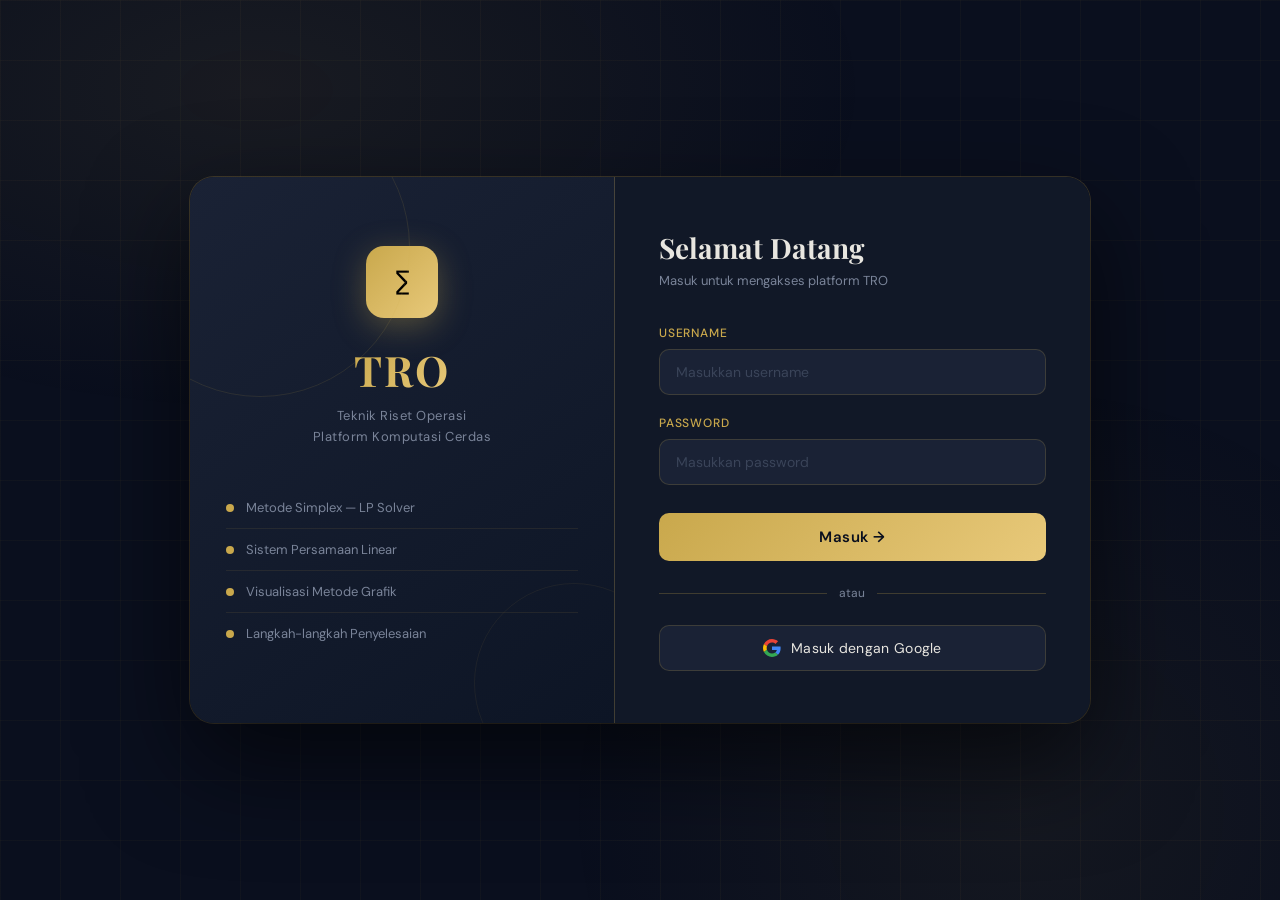
<file: index.html>
<!DOCTYPE html>
<html lang="id">
<head>
  <meta charset="UTF-8" />
  <meta name="viewport" content="width=device-width, initial-scale=1.0" />
  <title>TRO — Login</title>
  <link rel="preconnect" href="https://fonts.googleapis.com" />
  <link href="https://fonts.googleapis.com/css2?family=Playfair+Display:wght@600;700&family=DM+Sans:wght@300;400;500&display=swap" rel="stylesheet" />
  <script src="https://accounts.google.com/gsi/client" async defer></script>
  <style>
    *, *::before, *::after { box-sizing: border-box; margin: 0; padding: 0; }

    :root {
      --gold: #c9a84c;
      --gold-light: #e8c97a;
      --deep: #0a0f1e;
      --panel: #111827;
      --panel2: #1a2235;
      --text: #e8e6e0;
      --muted: #7a8499;
      --border: rgba(201,168,76,0.25);
    }

    body {
      min-height: 100vh;
      display: flex;
      align-items: center;
      justify-content: center;
      background: var(--deep);
      font-family: 'DM Sans', sans-serif;
      overflow: hidden;
    }

    /* Animated background */
    body::before {
      content: '';
      position: fixed;
      inset: 0;
      background:
        radial-gradient(ellipse 80% 60% at 20% 10%, rgba(201,168,76,0.08) 0%, transparent 60%),
        radial-gradient(ellipse 60% 80% at 80% 90%, rgba(201,168,76,0.06) 0%, transparent 60%);
      pointer-events: none;
    }

    /* Grid lines decoration */
    body::after {
      content: '';
      position: fixed;
      inset: 0;
      background-image:
        linear-gradient(rgba(201,168,76,0.04) 1px, transparent 1px),
        linear-gradient(90deg, rgba(201,168,76,0.04) 1px, transparent 1px);
      background-size: 60px 60px;
      pointer-events: none;
    }

    .login-wrap {
      position: relative;
      z-index: 10;
      display: flex;
      width: 900px;
      max-width: 96vw;
      min-height: 540px;
      border-radius: 24px;
      overflow: hidden;
      box-shadow: 0 40px 100px rgba(0,0,0,0.6), 0 0 0 1px var(--border);
      animation: fadeUp 0.7s cubic-bezier(.16,1,.3,1) both;
    }

    @keyframes fadeUp {
      from { opacity: 0; transform: translateY(32px); }
      to   { opacity: 1; transform: translateY(0); }
    }

    /* Left decorative panel */
    .login-side {
      flex: 1;
      background: linear-gradient(145deg, var(--panel2) 0%, #0d1525 100%);
      display: flex;
      flex-direction: column;
      align-items: center;
      justify-content: center;
      padding: 48px 36px;
      border-right: 1px solid var(--border);
      position: relative;
      overflow: hidden;
    }

    .login-side::before {
      content: '';
      position: absolute;
      width: 300px; height: 300px;
      border: 1px solid rgba(201,168,76,0.12);
      border-radius: 50%;
      top: -80px; left: -80px;
    }
    .login-side::after {
      content: '';
      position: absolute;
      width: 200px; height: 200px;
      border: 1px solid rgba(201,168,76,0.08);
      border-radius: 50%;
      bottom: -60px; right: -60px;
    }

    .brand-icon {
      width: 72px; height: 72px;
      background: linear-gradient(135deg, var(--gold), var(--gold-light));
      border-radius: 18px;
      display: flex; align-items: center; justify-content: center;
      font-size: 32px;
      margin-bottom: 24px;
      box-shadow: 0 8px 32px rgba(201,168,76,0.35);
    }

    .brand-title {
      font-family: 'Playfair Display', serif;
      font-size: 42px;
      font-weight: 700;
      background: linear-gradient(135deg, var(--gold), var(--gold-light));
      -webkit-background-clip: text;
      -webkit-text-fill-color: transparent;
      background-clip: text;
      letter-spacing: 2px;
      margin-bottom: 8px;
    }

    .brand-sub {
      font-size: 13px;
      color: var(--muted);
      text-align: center;
      letter-spacing: 0.5px;
      line-height: 1.6;
    }

    .side-features {
      margin-top: 40px;
      width: 100%;
    }

    .feature-item {
      display: flex;
      align-items: center;
      gap: 12px;
      padding: 12px 0;
      border-bottom: 1px solid rgba(201,168,76,0.1);
    }
    .feature-item:last-child { border-bottom: none; }

    .feat-dot {
      width: 8px; height: 8px;
      background: var(--gold);
      border-radius: 50%;
      flex-shrink: 0;
    }

    .feat-text {
      font-size: 13px;
      color: var(--muted);
    }

    /* Right form panel */
    .login-form-panel {
      flex: 1.1;
      background: var(--panel);
      padding: 52px 44px;
      display: flex;
      flex-direction: column;
      justify-content: center;
    }

    .form-title {
      font-family: 'Playfair Display', serif;
      font-size: 28px;
      color: var(--text);
      margin-bottom: 6px;
    }

    .form-desc {
      font-size: 13px;
      color: var(--muted);
      margin-bottom: 36px;
    }

    .alert {
      padding: 12px 16px;
      border-radius: 10px;
      font-size: 13px;
      margin-bottom: 20px;
      display: none;
    }
    .alert.error { background: rgba(220,53,69,0.15); border: 1px solid rgba(220,53,69,0.3); color: #f87171; }
    .alert.show { display: block; }

    .field {
      margin-bottom: 20px;
    }

    .field label {
      display: block;
      font-size: 12px;
      font-weight: 500;
      color: var(--gold);
      letter-spacing: 0.8px;
      text-transform: uppercase;
      margin-bottom: 8px;
    }

    .field input {
      width: 100%;
      background: var(--panel2);
      border: 1px solid rgba(201,168,76,0.2);
      border-radius: 10px;
      padding: 13px 16px;
      color: var(--text);
      font-family: 'DM Sans', sans-serif;
      font-size: 14px;
      transition: border-color 0.2s, box-shadow 0.2s;
      outline: none;
    }

    .field input:focus {
      border-color: var(--gold);
      box-shadow: 0 0 0 3px rgba(201,168,76,0.12);
    }

    .field input::placeholder { color: #3a4459; }

    .btn-login {
      width: 100%;
      padding: 14px;
      background: linear-gradient(135deg, var(--gold), var(--gold-light));
      border: none;
      border-radius: 10px;
      color: #0a0f1e;
      font-family: 'DM Sans', sans-serif;
      font-size: 15px;
      font-weight: 600;
      cursor: pointer;
      letter-spacing: 0.5px;
      transition: opacity 0.2s, transform 0.15s;
      margin-top: 8px;
    }

    .btn-login:hover { opacity: 0.9; transform: translateY(-1px); }
    .btn-login:active { transform: translateY(0); }

    .divider {
      display: flex;
      align-items: center;
      gap: 12px;
      margin: 24px 0;
      color: var(--muted);
      font-size: 12px;
    }
    .divider::before, .divider::after {
      content: '';
      flex: 1;
      height: 1px;
      background: var(--border);
    }

    /* Google Sign-In button wrapper */
    .google-btn-wrap {
      display: flex;
      justify-content: center;
    }

    /* Override Google button styling */
    #g_id_signin > div {
      width: 100% !important;
    }

    .btn-google-custom {
      width: 100%;
      padding: 13px;
      background: var(--panel2);
      border: 1px solid rgba(201,168,76,0.2);
      border-radius: 10px;
      color: var(--text);
      font-family: 'DM Sans', sans-serif;
      font-size: 14px;
      font-weight: 400;
      cursor: pointer;
      display: flex;
      align-items: center;
      justify-content: center;
      gap: 10px;
      transition: border-color 0.2s, background 0.2s;
      letter-spacing: 0.3px;
    }

    .btn-google-custom:hover {
      border-color: rgba(201,168,76,0.45);
      background: #1f2d44;
    }

    .btn-google-custom svg { flex-shrink: 0; }

    @media (max-width: 700px) {
      .login-side { display: none; }
      .login-form-panel { padding: 40px 28px; }
    }
  </style>
</head>
<body>

<div class="login-wrap">
  <!-- Left Panel -->
  <div class="login-side">
    <div class="brand-icon">∑</div>
    <div class="brand-title">TRO</div>
    <div class="brand-sub">Teknik Riset Operasi<br/>Platform Komputasi Cerdas</div>
    <div class="side-features">
      <div class="feature-item">
        <div class="feat-dot"></div>
        <span class="feat-text">Metode Simplex — LP Solver</span>
      </div>
      <div class="feature-item">
        <div class="feat-dot"></div>
        <span class="feat-text">Sistem Persamaan Linear</span>
      </div>
      <div class="feature-item">
        <div class="feat-dot"></div>
        <span class="feat-text">Visualisasi Metode Grafik</span>
      </div>
      <div class="feature-item">
        <div class="feat-dot"></div>
        <span class="feat-text">Langkah-langkah Penyelesaian</span>
      </div>
    </div>
  </div>

  <!-- Form Panel -->
  <div class="login-form-panel">
    <h2 class="form-title">Selamat Datang</h2>
    <p class="form-desc">Masuk untuk mengakses platform TRO</p>

    <div class="alert error" id="alertMsg"></div>

    <div class="field">
      <label>Username</label>
      <input type="text" id="username" placeholder="Masukkan username" autocomplete="username" />
    </div>

    <div class="field">
      <label>Password</label>
      <input type="password" id="password" placeholder="Masukkan password" autocomplete="current-password" />
    </div>

    <button class="btn-login" onclick="doLogin()">Masuk →</button>

    <div class="divider">atau</div>

    <!-- Google OAuth Button (rendered by Google GSI) -->
    <div id="g_id_onload"
         data-client_id="YOUR_GOOGLE_CLIENT_ID"
         data-callback="handleGoogleLogin"
         data-auto_prompt="false">
    </div>
    <div class="google-btn-wrap">
      <button class="btn-google-custom" onclick="triggerGoogleLogin()">
        <svg width="18" height="18" viewBox="0 0 48 48">
          <path fill="#EA4335" d="M24 9.5c3.54 0 6.71 1.22 9.21 3.6l6.85-6.85C35.9 2.38 30.47 0 24 0 14.62 0 6.51 5.38 2.56 13.22l7.98 6.19C12.43 13.72 17.74 9.5 24 9.5z"/>
          <path fill="#4285F4" d="M46.98 24.55c0-1.57-.15-3.09-.38-4.55H24v9.02h12.94c-.58 2.96-2.26 5.48-4.78 7.18l7.73 6c4.51-4.18 7.09-10.36 7.09-17.65z"/>
          <path fill="#FBBC05" d="M10.53 28.59c-.48-1.45-.76-2.99-.76-4.59s.27-3.14.76-4.59l-7.98-6.19C.92 16.46 0 20.12 0 24c0 3.88.92 7.54 2.56 10.78l7.97-6.19z"/>
          <path fill="#34A853" d="M24 48c6.48 0 11.93-2.13 15.89-5.81l-7.73-6c-2.18 1.48-4.97 2.31-8.16 2.31-6.26 0-11.57-4.22-13.47-9.91l-7.98 6.19C6.51 42.62 14.62 48 24 48z"/>
        </svg>
        Masuk dengan Google
      </button>
    </div>
  </div>
</div>

<script src="js/auth.js"></script>
</body>
</html>
</file>
